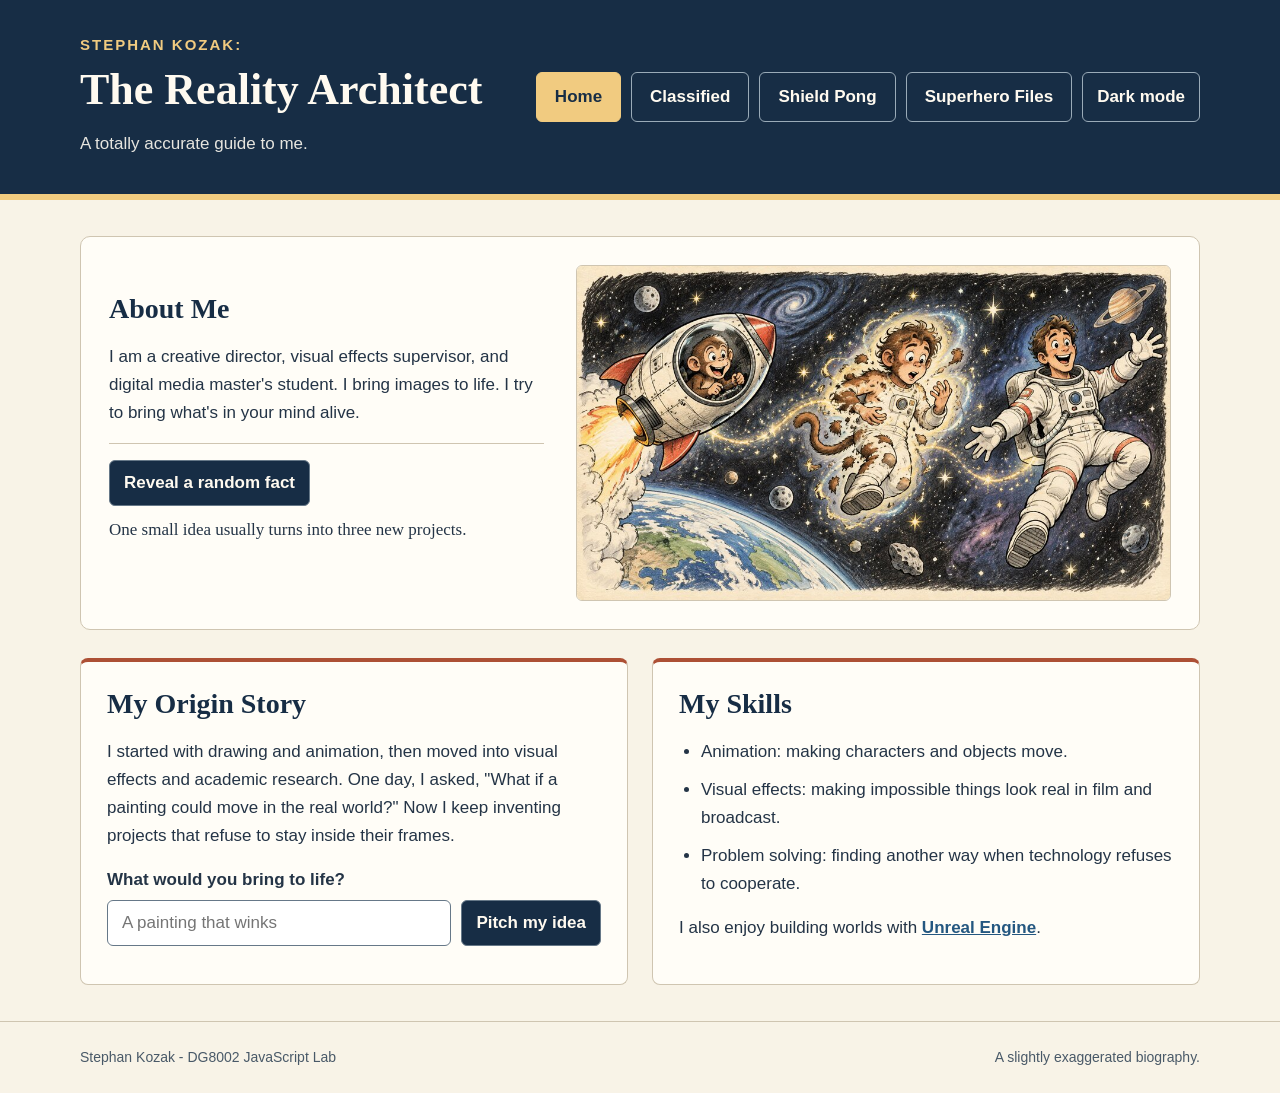
<file: index.html>
<!DOCTYPE html>
<html lang="en">
<head>
    <meta charset="UTF-8">
    <meta name="viewport" content="width=device-width, initial-scale=1.0">
    <title>Stephan Kozak - The Reality Architect</title>
    <link rel="icon" href="images/reality-architect.png">
    <!-- Both pages share this external stylesheet. -->
    <link rel="stylesheet" href="style.css?v=10-greetings">
    <script src="script.js?v=10-greetings" defer></script>
</head>
<body>
    <header>
        <div class="container header-layout">
            <div>
                <h1 id="main-title"><span class="name">Stephan Kozak:</span> The Reality Architect</h1>
                <p class="subtitle">A totally accurate guide to me.</p>
            </div>
            <nav aria-label="Main navigation">
                <a class="current-page" href="index.html" aria-current="page">Home</a>
                <a href="Classified.html">Classified</a>
                <a href="pong.html">Shield Pong</a>
                <a href="heroes.html">Superhero Files</a>
                <button id="theme-toggle" type="button" aria-pressed="false">Dark mode</button>
            </nav>
        </div>
    </header>

    <main class="container">
        <section class="feature-section">
            <!-- This div groups my introduction and image. -->
            <div class="intro-layout">
                <div class="intro-copy">
                    <h2>About Me</h2>
                    <p>I am a creative director, visual effects supervisor, and digital media master's student.
                    I bring images to life. I try to bring what's in your mind alive.</p>
                    <div class="fact-reveal">
                        <button id="fact-btn" type="button">Reveal a random fact</button>
                        <p id="fact" aria-live="polite">One small idea usually turns into three new projects.</p>
                    </div>
                </div>
                <img class="feature-image" src="images/space-monkey.jpg" width="1000" height="563"
                     alt="A hand-drawn monkey launching into space and transforming into a human astronaut.">
            </div>
        </section>

        <!-- Flexbox places these sections beside each other when there is room. -->
        <div class="content-row">
            <section class="info-card">
                <h2>My Origin Story</h2>
                <p>I started with drawing and animation, then moved into visual effects
                and academic research. One day, I asked, "What if a painting could move in the real world?"
                Now I keep inventing projects that refuse to stay inside their frames.</p>
                <form>
                    <label for="message">What would you bring to life?</label>
                    <div class="message-row">
                        <input id="message" type="text" placeholder="A painting that winks">
                        <button id="notify-btn" type="submit">Pitch my idea</button>
                    </div>
                </form>
            </section>

            <section class="info-card">
                <h2>My Skills</h2>
                <ul>
                    <li>Animation: making characters and objects move.</li>
                    <li>Visual effects: making impossible things look real in film and broadcast.</li>
                    <li>Problem solving: finding another way when technology refuses to cooperate.</li>
                </ul>
                <p>I also enjoy building worlds with
                <a href="https://www.unrealengine.com/">Unreal Engine</a>.</p>
            </section>
        </div>
    </main>

    <footer>
        <div class="container footer-layout">
            <p>Stephan Kozak - DG8002 JavaScript Lab</p>
            <p>A slightly exaggerated biography.</p>
        </div>
    </footer>
</body>
</html>
</file>
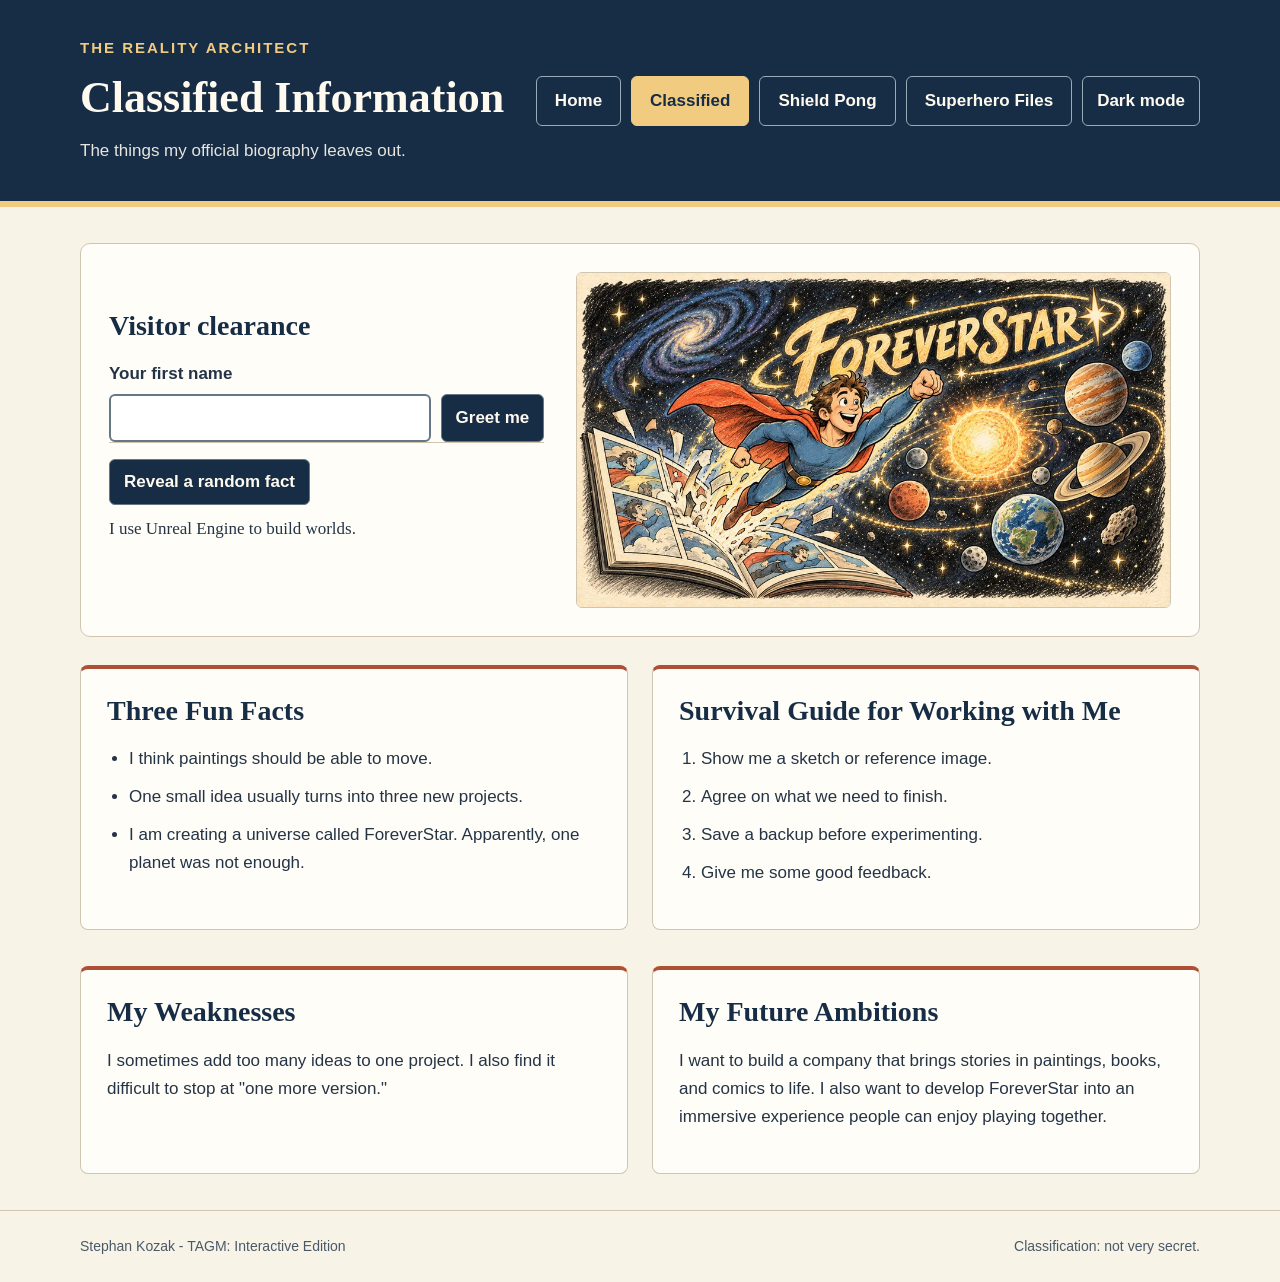
<file: Classified.html>
<!DOCTYPE html>
<html lang="en">
<head>
    <meta charset="UTF-8">
    <meta name="viewport" content="width=device-width, initial-scale=1.0">
    <title>Classified - TAGM: Interactive Edition</title>
    <link rel="icon" href="images/reality-architect.png">
    <!-- The same stylesheet is linked on the homepage. -->
    <link rel="stylesheet" href="style.css?v=10-greetings">
    <script src="script.js?v=10-greetings" defer></script>
</head>
<body>
    <header>
        <div class="container header-layout">
            <div>
                <p class="name">The Reality Architect</p>
                <h1 id="main-title">Classified Information</h1>
                <p class="subtitle">The things my official biography leaves out.</p>
            </div>
            <nav aria-label="Main navigation">
                <a href="index.html">Home</a>
                <a class="current-page" href="Classified.html" aria-current="page">Classified</a>
                <a href="pong.html">Shield Pong</a>
                <a href="heroes.html">Superhero Files</a>
                <button id="theme-toggle" type="button" aria-pressed="false">Dark mode</button>
            </nav>
        </div>
    </header>

    <main class="container">
        <section class="feature-section">
            <div class="intro-layout">
                <div class="intro-copy">
                    <h2>Visitor clearance</h2>
                    <form id="greeting-form" novalidate>
                        <label for="visitor-name">Your first name</label>
                        <div class="message-row">
                            <input id="visitor-name" type="text" required maxlength="80"
                                   autocomplete="given-name" aria-describedby="greeting-status">
                            <button type="submit">Greet me</button>
                        </div>
                        <p id="greeting-status" role="status"></p>
                    </form>
                    <div class="fact-reveal">
                        <button id="fact-btn" type="button">Reveal a random fact</button>
                        <p id="fact" aria-live="polite">I use Unreal Engine to build worlds.</p>
                    </div>
                </div>
                <img class="feature-image" src="images/foreverstar-comic.jpg" width="1000" height="563"
                     alt="A superhero flies out of a comic book into a solar system beneath the ForeverStar logo.">
            </div>
        </section>

        <div class="content-row">
            <section class="info-card">
                <h2>Three Fun Facts</h2>
                <ul>
                    <li>I think paintings should be able to move.</li>
                    <li>One small idea usually turns into three new projects.</li>
                    <li>I am creating a universe called ForeverStar. Apparently, one planet was not enough.</li>
                </ul>
            </section>

            <section class="info-card">
                <h2>Survival Guide for Working with Me</h2>
                <!-- An ordered list shows the steps in order. -->
                <ol>
                    <li>Show me a sketch or reference image.</li>
                    <li>Agree on what we need to finish.</li>
                    <li>Save a backup before experimenting.</li>
                    <li>Give me some good feedback.</li>
                </ol>
            </section>
        </div>

        <div class="content-row">
            <section class="info-card">
                <h2>My Weaknesses</h2>
                <p>I sometimes add too many ideas to one project.
                I also find it difficult to stop at "one more version."</p>
            </section>

            <section class="info-card">
                <h2>My Future Ambitions</h2>
                <p>I want to build a company that brings stories in paintings, books, and comics
                to life. I also want to develop ForeverStar into an immersive experience
                people can enjoy playing together.</p>
            </section>
        </div>
    </main>

    <footer>
        <div class="container footer-layout">
            <p>Stephan Kozak - TAGM: Interactive Edition</p>
            <p>Classification: not very secret.</p>
        </div>
    </footer>
    <dialog id="greeting-popup" class="greeting-popup"
            aria-labelledby="greeting-popup-title" aria-describedby="greeting-popup-message">
        <h2 id="greeting-popup-title">One more thing…</h2>
        <div aria-live="polite" aria-atomic="true">
            <p id="greeting-popup-count" class="popup-count"></p>
            <p id="greeting-popup-message"></p>
        </div>
        <button id="close-greeting" type="button" autofocus>Close greeting</button>
    </dialog>
</body>
</html>
</file>
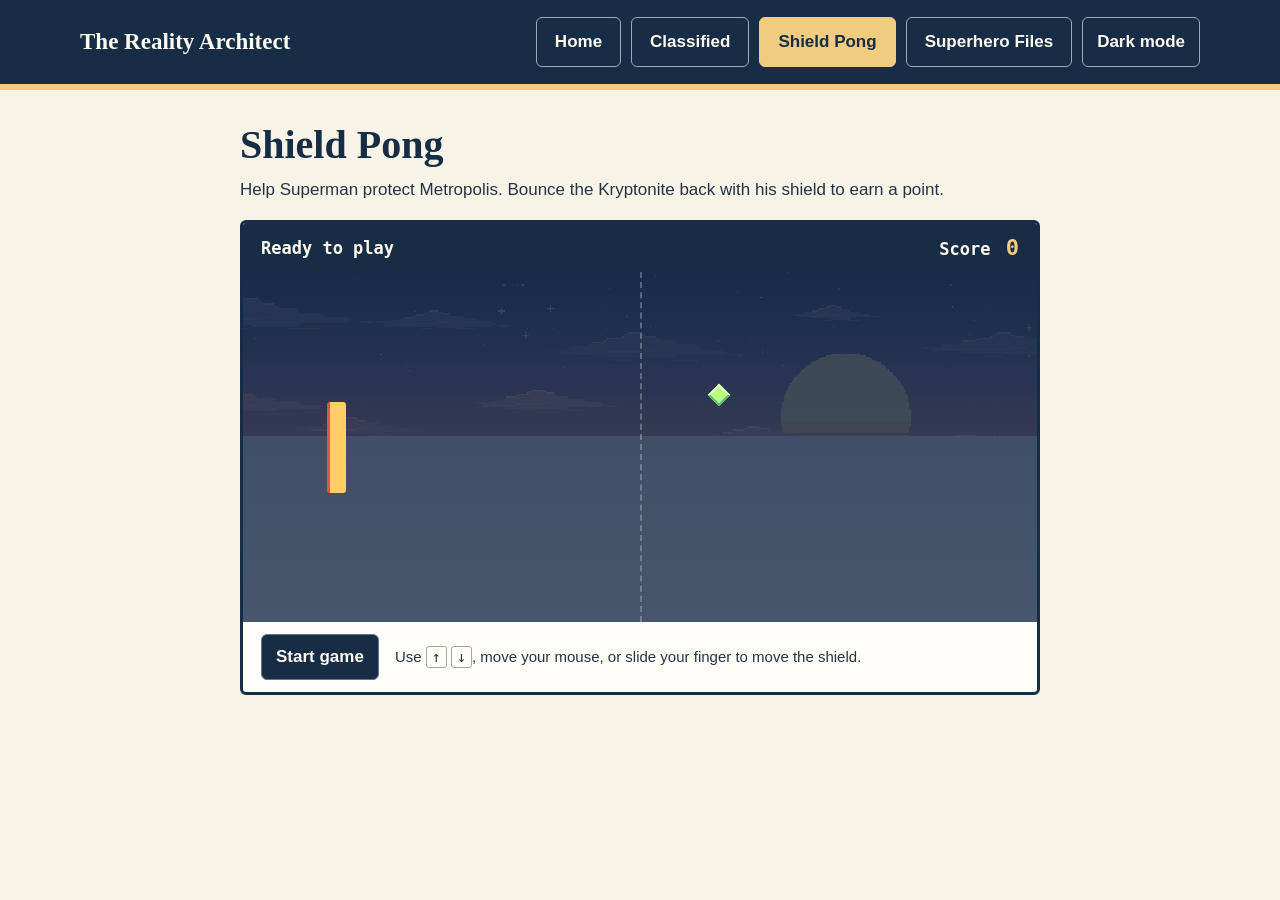
<file: flight.html>
<!doctype html>
<html lang="en">
<head>
    <meta charset="utf-8">
    <title>Shield Pong</title>
    <meta http-equiv="refresh" content="0; url=pong.html">
</head>
<body>
    <p><a href="pong.html">Play Shield Pong</a></p>
</body>
</html>
</file>
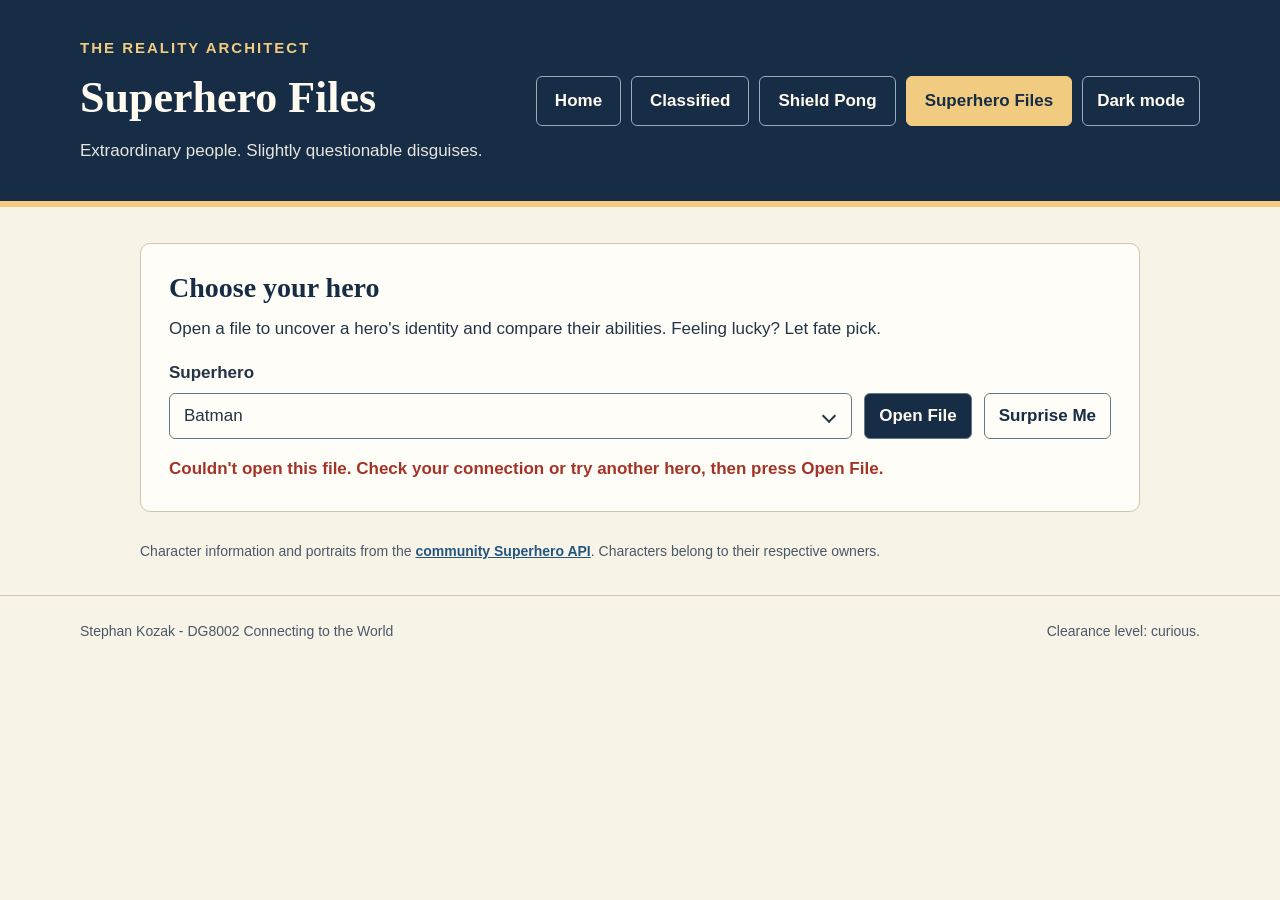
<file: heroes.html>
<!DOCTYPE html>
<html lang="en">
<head>
    <meta charset="UTF-8">
    <meta name="viewport" content="width=device-width, initial-scale=1.0">
    <title>Superhero Files - The Reality Architect</title>
    <meta name="description" content="Open a superhero file to discover their identity, first appearance, and power stats.">
    <link rel="icon" href="images/reality-architect.png">
    <link rel="stylesheet" href="style.css?v=10-greetings">
    <link rel="stylesheet" href="heroes.css?v=1">
    <script src="script.js?v=10-greetings" defer></script>
    <script src="heroes.js?v=1" defer></script>
</head>
<body>
    <header>
        <div class="container header-layout">
            <div>
                <p class="name">The Reality Architect</p>
                <h1 id="main-title">Superhero Files</h1>
                <p class="subtitle">Extraordinary people. Slightly questionable disguises.</p>
            </div>
            <nav aria-label="Main navigation">
                <a href="index.html">Home</a>
                <a href="Classified.html">Classified</a>
                <a href="pong.html">Shield Pong</a>
                <a class="current-page" href="heroes.html" aria-current="page">Superhero Files</a>
                <button id="theme-toggle" type="button" aria-pressed="false">Dark mode</button>
            </nav>
        </div>
    </header>

    <main class="container hero-page">
        <section class="feature-section hero-controls" aria-labelledby="hero-controls-title">
            <h2 id="hero-controls-title">Choose your hero</h2>
            <p>Open a file to uncover a hero's identity and compare their abilities. Feeling lucky? Let fate pick.</p>
            <form id="hero-form">
                <label for="hero-select">Superhero</label>
                <div class="hero-actions">
                    <!-- Each value is the hero's ID in the external API. -->
                    <div class="hero-select-wrap">
                        <select id="hero-select" name="hero">
                            <option value="70">Batman</option>
                            <option value="106">Black Panther</option>
                            <option value="107">Black Widow</option>
                            <option value="149">Captain America</option>
                            <option value="332">Hulk</option>
                            <option value="346">Iron Man</option>
                            <option value="620">Spider-Man</option>
                            <option value="644">Superman</option>
                            <option value="659">Thor</option>
                            <option value="720">Wonder Woman</option>
                        </select>
                    </div>
                    <button id="open-hero" type="submit">Open File</button>
                    <button id="random-hero" class="secondary-button" type="button">Surprise Me</button>
                </div>
            </form>
            <p id="hero-status" role="status" aria-live="polite" aria-atomic="true">Choose a hero and open their file.</p>
            <noscript><p>Enable JavaScript to load superhero files.</p></noscript>
        </section>

        <section id="hero-results" aria-label="Superhero file" aria-busy="false">
            <!-- JavaScript fills these elements with the API response. -->
            <article id="hero-card" class="info-card hero-card" aria-labelledby="hero-name" hidden>
                <div class="hero-portrait">
                    <img id="hero-image" width="320" height="480" alt="" hidden>
                    <p id="image-fallback" hidden>Portrait unavailable. This hero is keeping a low profile.</p>
                </div>
                <div class="hero-details">
                    <p class="hero-publisher" id="hero-publisher"></p>
                    <h2 id="hero-name"></h2>
                    <dl class="hero-biography">
                        <div><dt>Real name</dt><dd id="hero-identity"></dd></div>
                        <div><dt>First appearance</dt><dd id="hero-debut"></dd></div>
                        <div><dt>Place of birth</dt><dd id="hero-birthplace"></dd></div>
                    </dl>
                    <h3>Power stats</h3>
                    <div class="hero-stat">
                        <div><label for="strength-meter">Strength</label><span id="strength-value"></span></div>
                        <meter id="strength-meter" min="0" max="100" value="0">0</meter>
                    </div>
                    <div class="hero-stat">
                        <div><label for="speed-meter">Speed</label><span id="speed-value"></span></div>
                        <meter id="speed-meter" min="0" max="100" value="0">0</meter>
                    </div>
                    <div class="hero-stat">
                        <div><label for="intelligence-meter">Intelligence</label><span id="intelligence-value"></span></div>
                        <meter id="intelligence-meter" min="0" max="100" value="0">0</meter>
                    </div>
                    <p class="hero-note">Community ratings out of 100. Even heroes have gaps in their records.</p>
                </div>
            </article>
        </section>

        <p class="hero-source">Character information and portraits from the
            <a href="https://akabab.github.io/superhero-api/api/">community Superhero API</a>.
            Characters belong to their respective owners.
        </p>
    </main>

    <footer>
        <div class="container footer-layout">
            <p>Stephan Kozak - DG8002 Connecting to the World</p>
            <p>Clearance level: curious.</p>
        </div>
    </footer>
</body>
</html>
</file>
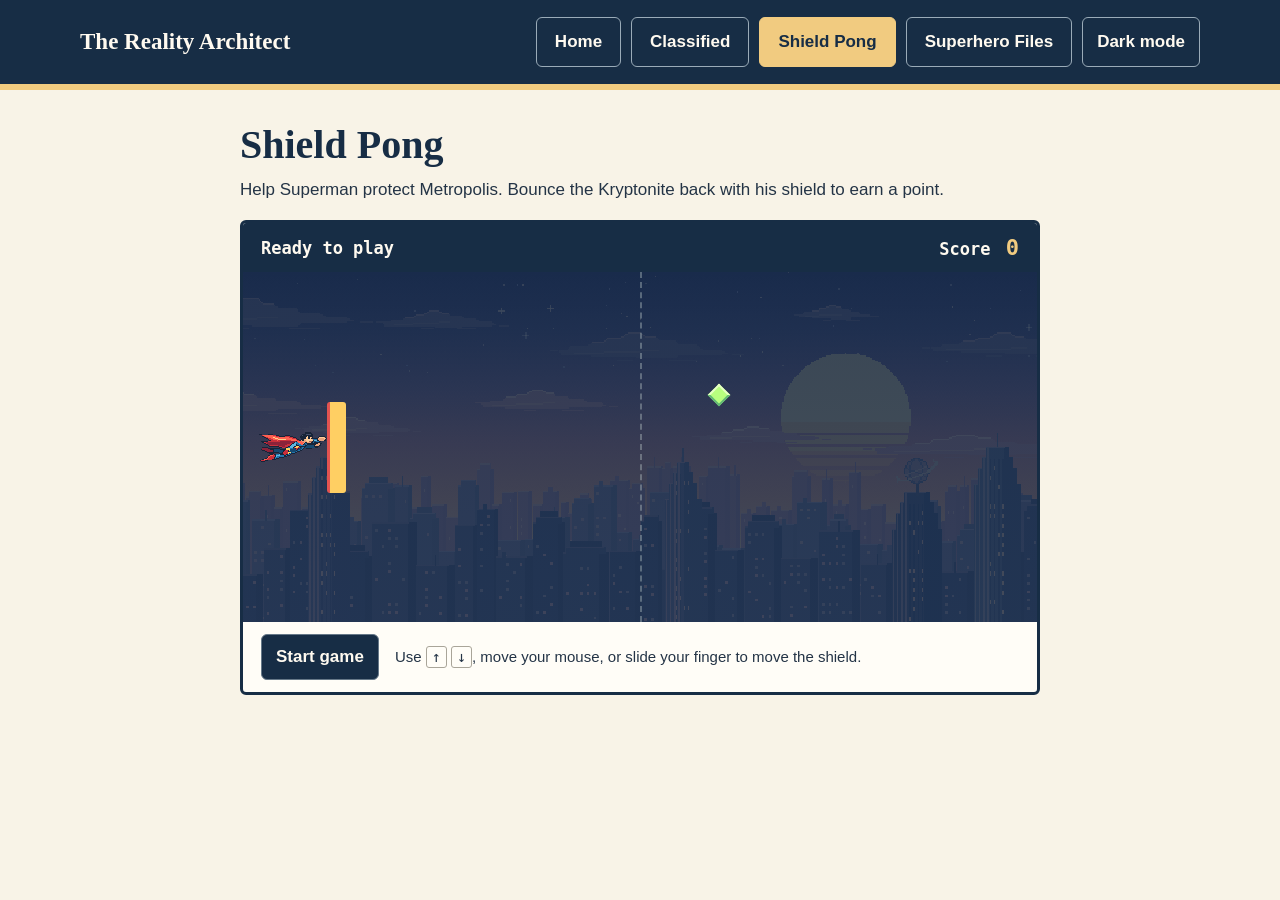
<file: pong.html>
<!doctype html>
<html lang="en">
<head>
    <meta charset="utf-8">
    <meta name="viewport" content="width=device-width, initial-scale=1">
    <title>SuperHero Shield Pong | Stephan Kozak</title>
    <link rel="icon" href="images/reality-architect.png">
    <link rel="stylesheet" href="style.css?v=10-greetings">
    <link rel="stylesheet" href="pong.css?v=dark-mode">
    <script src="script.js?v=10-greetings" defer></script>
    <script src="pong.js?v=dark-mode" defer></script>
</head>
<body>
    <header>
        <div class="container header-layout">
            <a class="site-name" href="index.html">The Reality Architect</a>
            <nav aria-label="Main navigation">
                <a href="index.html">Home</a>
                <a href="Classified.html">Classified</a>
                <a class="current-page" href="pong.html" aria-current="page">Shield Pong</a>
                <a href="heroes.html">Superhero Files</a>
                <button id="theme-toggle" type="button" aria-pressed="false">Dark mode</button>
            </nav>
        </div>
    </header>

    <main class="container game">
        <h1>Shield Pong</h1>
        <p>Help Superman protect Metropolis. Bounce the Kryptonite back with his shield to earn a point.</p>
        <section class="arcade" aria-label="Shield Pong game">
            <div class="scoreboard">
                <span id="status" role="status">Ready to play</span>
                <span>Score <output id="score">0</output></span>
            </div>
            <div id="court" tabindex="0" role="region" aria-label="Pong court" aria-describedby="controls">
                <div id="paddle" aria-hidden="true"></div>
                <div id="ball" aria-hidden="true"></div>
            </div>
            <div class="controls">
                <button id="start" type="button">Start game</button>
                <p id="controls">Use <kbd>↑</kbd> <kbd>↓</kbd>, move your mouse, or slide your finger to move the shield.</p>
            </div>
        </section>
        <noscript><p>Turn on JavaScript to play Shield Pong.</p></noscript>
    </main>
</body>
</html>
</file>
<file: style.css>
/* TAGM: Extreme Makeover Edition
   Colours: navy #172d45, cream #f8f3e7, gold #f1cb80. */

/* 1. ELEMENTS: set the overall colours and typography.
   border-box includes padding and borders in the element's width. */
* {
    box-sizing: border-box;
}

body {
    color-scheme: light;
    --field-error: #a33428;
    --field-success: #256641;
    margin: 0;
    background-color: #f8f3e7;
    color: #243446;
    font-family: Arial, sans-serif;
    font-size: 17px;
    line-height: 1.65;
}

header {
    padding: 36px 0;
    background-color: #172d45;
    color: #fffaf0;
    border-bottom: 6px solid #f1cb80;
}

h1, h2 {
    font-family: Georgia, serif;
    line-height: 1.15;
}

h2 {
    margin: 0 0 18px;
    color: #172d45;
    font-size: 28px;
}

p {
    margin: 0 0 16px;
}

ul, ol {
    margin: 0 0 16px;
    padding-left: 22px;
}

li {
    margin-bottom: 10px;
}

/* 2. ID SELECTOR: each page has one main-title ID. */
#main-title {
    margin: 0;
    font-size: 44px;
}

/* 3. CLASS: reusable styles across both pages.
   A flexible width and auto margins keep the content centered. */
.container {
    width: 92%;
    max-width: 1120px;
    margin: 0 auto;
}

.name {
    display: block;
    margin: 0 0 12px;
    color: #f1cb80;
    font-family: Arial, sans-serif;
    font-size: 15px;
    font-weight: bold;
    letter-spacing: 2px;
    text-transform: uppercase;
}

.subtitle {
    margin: 14px 0 0;
    color: #e6e5df;
}

/* 4. FLEXBOX: the header and navigation share a row on wide screens. */
.header-layout {
    display: flex;
    justify-content: space-between;
    align-items: center;
    flex-wrap: wrap;
    gap: 28px;
}

nav {
    display: flex;
    flex-wrap: wrap;
    gap: 10px;
}

/* Hyperlink: unvisited, visited, hover, focus, and active. */
a:link {
    color: #245780;
    font-weight: bold;
}

a:visited {
    color: #68457e;
}

a:hover {
    color: #943f27;
}

a:focus-visible {
    outline: 3px solid #a94b2e;
    outline-offset: 4px;
}

a:active {
    color: #172d45;
}

nav a:link, nav a:visited {
    padding: 10px 18px;
    color: #fffaf0;
    text-decoration: none;
    border: 1px solid #9aabb8;
    border-radius: 6px;
}

nav a.current-page, nav a:hover, nav a:active {
    background-color: #f1cb80;
    color: #172d45;
    border-color: #f1cb80;
}

nav a:focus-visible {
    outline-color: #f1cb80;
}

/* 5. BOX MODEL: margin separates sections; padding gives content room.
   Borders and rounded corners. */
.feature-section {
    margin: 36px 0 28px;
    padding: 28px;
    background-color: #fffdf7;
    border: 1px solid #cfc5b1;
    border-radius: 10px;
}

.intro-layout {
    display: flex;
    align-items: center;
    gap: 32px;
}

.intro-copy {
    flex: 1;
}

.feature-image {
    display: block;
    width: 56%;
    height: auto;
    border: 1px solid #cfc5b1;
    border-radius: 6px;
}

.content-row {
    display: flex;
    flex-wrap: wrap;
    gap: 24px;
    margin-bottom: 36px;
}

.info-card {
    flex: 1;
    min-width: 240px;
    padding: 26px;
    background-color: #fffdf7;
    border: 1px solid #cfc5b1;
    border-top: 4px solid #ad5035;
    border-radius: 8px;
}

footer {
    padding: 24px 0;
    color: #495968;
    font-size: 14px;
    border-top: 1px solid #cfc5b1;
}

.footer-layout {
    display: flex;
    justify-content: space-between;
    flex-wrap: wrap;
    gap: 8px 24px;
}

footer p {
    margin: 0;
}

/* JavaScript lab controls share the site's navy and gold palette. */
button, input[type="text"] {
    min-height: 44px;
    padding: 8px 14px;
    font: inherit;
    border: 1px solid #667888;
    border-radius: 6px;
}

button {
    background-color: #172d45;
    color: #fffaf0;
    font-weight: bold;
    cursor: pointer;
}

button:hover {
    background-color: #304b65;
}

nav button {
    border-color: #9aabb8;
}

nav button[aria-pressed="true"] {
    color: #f1cb80;
    border-color: #f1cb80;
}

button:focus-visible, input:focus-visible {
    outline: 3px solid #a94b2e;
    outline-offset: 3px;
}

nav button:focus-visible {
    outline-color: #f1cb80;
}

.fact-reveal {
    border-top: 1px solid #cfc5b1;
    padding-top: 16px;
}

#fact {
    min-height: 3.3em;
    margin: 10px 0 0;
    font-family: Georgia, serif;
}

label[for="message"], label[for="visitor-name"] {
    display: block;
    margin-bottom: 6px;
    font-weight: bold;
}

.message-row {
    display: flex;
    flex-wrap: wrap;
    gap: 10px;
}

#message, #visitor-name {
    flex: 1 1 12em;
    min-width: 0;
    max-width: 100%;
}

#visitor-name {
    border-width: 2px;
}

#greeting-status {
    overflow-wrap: anywhere;
    font-weight: bold;
}

#greeting-status:empty {
    margin: 0;
}

.greeting-popup {
    position: fixed;
    inset: auto;
    top: 16px;
    left: 16px;
    margin: 0;
    width: 360px;
    max-width: calc(100vw - 32px);
    max-height: calc(100dvh - 32px);
    padding: 22px;
    overflow: auto;
    color: #243446;
    background-color: #fffdf7;
    border: 2px solid #f1cb80;
    border-radius: 10px;
    box-shadow: 0 16px 60px #0006;
}

.greeting-popup::backdrop {
    background-color: #07152366;
}

.popup-count {
    font-size: 14px;
    margin-bottom: 8px;
}

#greeting-popup-message {
    overflow-wrap: anywhere;
}

/* The theme button toggles this class on the page's body. */
body.dark {
    color-scheme: dark;
    --field-error: #ffa38b;
    --field-success: #8fdfad;
    background-color: #0e1925;
    color: #f2eadc;
}

.dark .feature-section, .dark .info-card {
    background-color: #1c3043;
    border-color: #52677a;
}

.dark .info-card {
    border-top-color: #e49974;
}

.dark .greeting-popup {
    background-color: #1c3043;
    color: #f2eadc;
}

.dark h2, .dark main a:link {
    color: #f1cb80;
}

.dark main a:visited {
    color: #ddbbef;
}

.dark main a:hover {
    color: #fffaf0;
}

.dark footer {
    color: #c8d1d7;
}

.dark button:focus-visible, .dark input:focus-visible, .dark a:focus-visible {
    outline-color: #f1cb80;
}

/* 6. RESPONSIVE DESIGN: layout from phones to tablets. */
@media (max-width: 700px) {
    header {
        padding: 28px 0;
    }

    #main-title {
        font-size: 34px;
    }

    .header-layout, .intro-layout, .content-row, .footer-layout {
        flex-direction: column;
        align-items: stretch;
    }

    .feature-section {
        margin-top: 24px;
        padding: 20px;
    }

    .feature-image {
        width: 100%;
    }

    .info-card {
        min-width: 0;
        padding: 22px;
    }

    h2 {
        font-size: 25px;
    }
}
</file>
<file: heroes.css>
/* Superhero Files uses the guide's existing navy, cream, and gold palette. */
.hero-page { max-width: 1000px; }
.hero-controls h2 { margin-bottom: 10px; }
.hero-controls label { display: block; margin-bottom: 6px; font-weight: bold; }
.hero-actions { display: flex; flex-wrap: wrap; gap: 12px; align-items: center; }
.hero-select-wrap { position: relative; flex: 1 1 230px; }
.hero-select-wrap::after {
    content: "";
    position: absolute;
    right: 18px;
    top: 18px;
    width: 8px;
    height: 8px;
    border-right: 2px solid currentColor;
    border-bottom: 2px solid currentColor;
    transform: rotate(45deg);
    pointer-events: none;
}
#hero-select {
    appearance: none;
    width: 100%;
    min-height: 46px;
    padding: 8px 42px 8px 14px;
    font: inherit;
    color: inherit;
    background-color: #fffdf7;
    border: 1px solid #667888;
    border-radius: 6px;
}
#hero-select:focus-visible { outline: 3px solid #a94b2e; outline-offset: 3px; }
.secondary-button { background: transparent; color: #172d45; }
.secondary-button:hover { background: #eee5d1; }
.hero-actions button:disabled, #hero-select:disabled { opacity: 0.65; cursor: wait; }
#hero-status { margin: 16px 0 0; min-height: 1.65em; }
#hero-status.hero-error { color: var(--field-error, #a33428); font-weight: bold; }
.hero-card { display: grid; grid-template-columns: minmax(180px, 280px) 1fr; gap: 32px; margin-bottom: 24px; }
/* Grid display must not override the HTML hidden attribute. */
.hero-page [hidden] { display: none; }
.hero-portrait {
    align-self: start;
    aspect-ratio: 2 / 3;
    background: #172d45;
    color: #fffaf0;
    border: 1px solid #667888;
    border-radius: 6px;
    overflow: hidden;
    display: grid;
    place-items: center;
}
#hero-image { width: 100%; height: auto; display: block; }
#image-fallback { padding: 24px; text-align: center; margin: 0; }
.hero-details { min-width: 0; }
.hero-publisher { color: #8d3f29; font-weight: bold; font-size: 14px; text-transform: uppercase; letter-spacing: 1px; margin-bottom: 8px; }
#hero-name { font-size: clamp(32px, 5vw, 44px); margin-bottom: 18px; overflow-wrap: anywhere; }
.hero-biography { margin: 0 0 22px; }
.hero-biography div { margin-bottom: 12px; }
.hero-biography dt { font-size: 14px; font-weight: bold; color: #495968; }
.hero-biography dd { margin: 0; overflow-wrap: anywhere; }
.hero-details h3 { font-size: 20px; margin: 0 0 12px; }
.hero-stat { margin-bottom: 12px; }
.hero-stat > div { display: flex; justify-content: space-between; gap: 12px; }
.hero-stat meter { display: block; width: 100%; height: 16px; margin-top: 4px; }
.hero-stat meter::-webkit-meter-bar { background: #e6dfcf; border: 0; border-radius: 4px; }
.hero-stat meter::-webkit-meter-optimum-value { background: #ad5035; border-radius: 4px; }
.hero-stat meter::-moz-meter-bar { background: #ad5035; }
.hero-note, .hero-source { font-size: 14px; color: #495968; }
.hero-note { margin: 18px 0 0; }
.hero-source { margin-bottom: 32px; }
.dark #hero-select { background: #112233; border-color: #8ba1b5; }
.dark #hero-select:focus-visible { outline-color: #f1cb80; }
.dark .secondary-button { color: #f1cb80; border-color: #9aabb8; }
.dark .secondary-button:hover { background: #304b65; }
.dark .hero-publisher { color: #f1cb80; }
.dark .hero-biography dt, .dark .hero-note, .dark .hero-source { color: #c8d1d7; }
.dark .hero-stat meter::-webkit-meter-bar { background: #0e1925; }
.dark .hero-stat meter::-webkit-meter-optimum-value { background: #f1cb80; }
.dark .hero-stat meter::-moz-meter-bar { background: #f1cb80; }
@media (max-width: 600px) {
    .hero-card { grid-template-columns: 1fr; gap: 24px; }
    .hero-portrait { width: min(100%, 240px); justify-self: center; }
    .hero-actions button { flex: 1; }
    .hero-select-wrap { flex-basis: 100%; }
}
</file>
<file: pong.css>
/* The game shares the rest of its colours, buttons, and navigation with the guide. */
header { padding: 17px 0; }
.site-name:link, .site-name:visited { color: #fffaf0; font: bold 23px Georgia, serif; text-decoration: none; }
.game { max-width: 800px; margin: 32px auto; }
.game h1 { margin: 0 0 8px; color: #172d45; font-size: 40px; }
.arcade { overflow: hidden; border: 3px solid #172d45; border-radius: 6px; background: #fffdf7; }

.scoreboard, .controls { display: flex; align-items: center; gap: 16px; padding: 12px 18px; }
.scoreboard { justify-content: space-between; background: #172d45; color: #fffaf0; font: bold 17px monospace; }
#score { margin-left: 5px; color: #f1cb80; font-size: 22px; }
.controls p { margin: 0; font-size: 15px; line-height: 1.5; }
.controls button { flex-shrink: 0; }
kbd { padding: 1px 5px; border: 1px solid #a9a599; border-radius: 3px; }

#court {
    position: relative;
    height: clamp(200px, 45vw, 350px);
    overflow: hidden;
    touch-action: none;
    --sky-tint: linear-gradient(#152947d9, #152947c9);
    background: var(--sky-tint), url("images/metropolis.png") center / cover;
    image-rendering: pixelated;
}
#court:focus-visible { outline: 3px solid #f1cb80; outline-offset: -3px; }
#court::before { content: ""; position: absolute; left: 50%; height: 100%; border-left: 2px dashed #c4d2d05c; }

/* Superman flies just behind the red and gold paddle. */
#paddle { position: absolute; left: 2%; width: 11%; display: flex; align-items: center; }
#paddle::before { content: ""; flex: 1; aspect-ratio: 80 / 36; background: url("images/superman.png") left / 200% 100%; }
#paddle::after { content: ""; height: 100%; width: 18%; min-width: 7px; border-radius: 3px; background: #ffcf63; border-left: 3px solid #e25350; }
#ball {
    position: absolute;
    width: clamp(11px, 2.1%, 16px);
    aspect-ratio: 1;
    background: #b7ff7e;
    border: 2px solid #e6ffc4;
    border-right-color: #61b874;
    border-bottom-color: #61b874;
    transform: translate(-50%, -50%) rotate(45deg);
}

/* The guide's theme button toggles the dark class on the body. */
.dark .game h1 { color: #f1cb80; }
.dark .arcade { background: #1c3043; border-color: #52677a; }
.dark .scoreboard { background: #101f2e; }
.dark #court { --sky-tint: linear-gradient(#061125db, #061225d9); }
.dark kbd { background: #112233; border-color: #7d92a5; }
.dark .controls button { background: #f1cb80; color: #172d45; border-color: #f1cb80; }
.dark .controls button:hover { background: #ffe3aa; }

@media (max-width: 700px) {
    .header-layout { gap: 12px; }
    .game { margin-block: 20px; }
    .controls { flex-wrap: wrap; gap: 8px 16px; }
}
</file>
